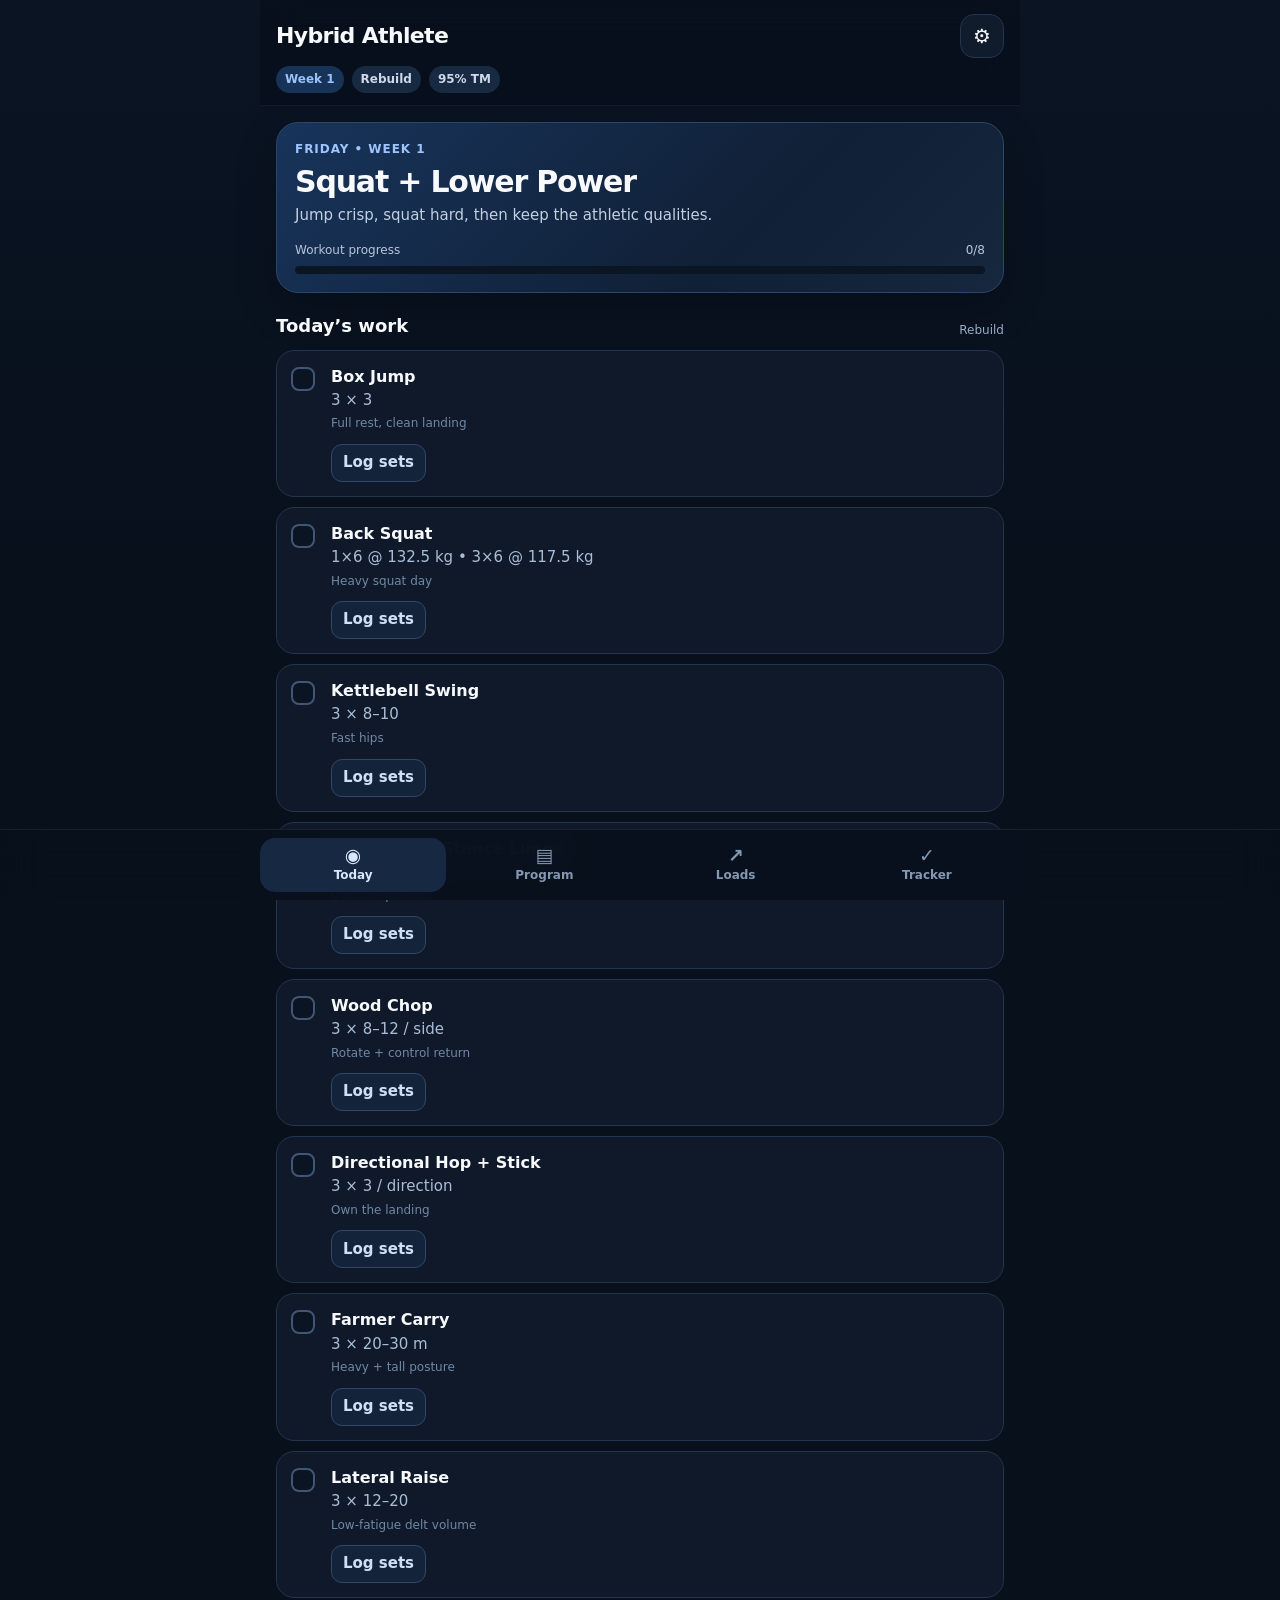
<file: legacy-v1.html>
<!doctype html>
<html lang="en">
<head>
  <meta charset="utf-8" />
  <meta name="viewport" content="width=device-width,initial-scale=1,viewport-fit=cover" />
  <meta name="theme-color" content="#0b1220" />
  <meta name="apple-mobile-web-app-capable" content="yes" />
  <meta name="apple-mobile-web-app-status-bar-style" content="black-translucent" />
  <meta name="apple-mobile-web-app-title" content="Hybrid Athlete" />
  <link rel="manifest" href="./manifest.json" />
  <link rel="icon" href="./icon.svg" type="image/svg+xml" />
  <title>Hybrid Athlete</title>
  <style>
    :root{--bg:#08101c;--panel:#101b2b;--panel2:#142236;--text:#f7f9fc;--muted:#9badc5;--line:#23344d;--accent:#6da5ff;--green:#61d69c;--orange:#ffad66;--purple:#b99cff;--danger:#ff7b7b}
    *{box-sizing:border-box}html{background:var(--bg);color-scheme:dark}body{margin:0;background:linear-gradient(180deg,#0a1423 0%,var(--bg) 32%);color:var(--text);font:15px/1.45 -apple-system,BlinkMacSystemFont,"SF Pro Text",Inter,system-ui,sans-serif;min-height:100vh;padding-bottom:calc(88px + env(safe-area-inset-bottom))}
    button,input,select,textarea{font:inherit}button{cursor:pointer}.app{max-width:760px;margin:0 auto}.top{position:sticky;top:0;z-index:5;padding:calc(14px + env(safe-area-inset-top)) 16px 12px;background:rgba(8,16,28,.9);backdrop-filter:blur(18px);border-bottom:1px solid rgba(255,255,255,.05)}
    .topline{display:flex;align-items:center;justify-content:space-between;gap:12px}.brand{font-size:22px;font-weight:800;letter-spacing:-.03em}.gear{width:44px;height:44px;border:1px solid var(--line);border-radius:14px;background:var(--panel);color:var(--text);font-size:20px}.badges{display:flex;gap:8px;margin-top:8px;flex-wrap:wrap}.badge{padding:5px 9px;border-radius:999px;background:#182942;color:#cdd9e9;font-size:12px;font-weight:700}.badge.accent{background:#173358;color:#9bc2ff}
    main{padding:16px}.hero{padding:18px;border-radius:22px;background:linear-gradient(135deg,#18345b,#102036 65%,#16273e);border:1px solid #28476c;box-shadow:0 16px 40px rgba(0,0,0,.22)}.eyebrow{color:#9ec4ff;font-size:12px;font-weight:800;letter-spacing:.08em;text-transform:uppercase}.hero h1{font-size:30px;line-height:1.05;margin:7px 0 8px;letter-spacing:-.04em}.hero p{margin:0;color:#c2d0e2}.progress{margin-top:15px}.progresshead{display:flex;justify-content:space-between;color:#b9c7d9;font-size:12px;margin-bottom:7px}.bar{height:8px;background:#0b1625;border-radius:99px;overflow:hidden}.bar>i{display:block;height:100%;background:linear-gradient(90deg,var(--accent),var(--green));border-radius:99px}
    .section{margin-top:20px}.sectionTitle{display:flex;align-items:end;justify-content:space-between;gap:12px;margin-bottom:10px}.sectionTitle h2{font-size:18px;margin:0}.sectionTitle span{font-size:12px;color:var(--muted)}
    .card{background:rgba(16,27,43,.92);border:1px solid var(--line);border-radius:18px;padding:14px;margin-bottom:10px}.exercise{display:grid;grid-template-columns:30px 1fr;gap:10px;align-items:start}.check{appearance:none;width:24px;height:24px;border:2px solid #405674;border-radius:8px;margin:2px 0 0;background:#0a1422}.check:checked{border-color:var(--green);background:var(--green);box-shadow:inset 0 0 0 5px #0b1723}.exercise.done .name{text-decoration:line-through;color:#73849b}.name{font-weight:800;font-size:16px}.rx{color:#a9bdd7;margin-top:2px}.note{color:#7188a5;font-size:12px;margin-top:4px}.field{width:100%;min-height:42px;border:1px solid #2c415f;border-radius:11px;background:#0a1525;color:var(--text);padding:9px 10px;outline:none}.field:focus{border-color:var(--accent)}
    .logBar{display:flex;align-items:center;justify-content:space-between;gap:8px;margin-top:11px}.logToggle{min-height:38px;border:1px solid #304766;border-radius:11px;background:#13243a;color:#cfe0f4;padding:0 11px;font-weight:750}.loggedPill{font-size:11px;color:#8fddaF;background:#123326;border-radius:999px;padding:5px 8px}.logPanel{margin-top:10px;padding-top:11px;border-top:1px solid var(--line)}.lastTime{padding:9px 10px;margin-bottom:10px;border-radius:11px;background:#0c1929;color:#9fb5ce;font-size:12px}.setHead,.setRow{display:grid;grid-template-columns:34px 1fr 1fr .8fr;gap:6px;align-items:center}.setHead{font-size:10px;color:#7f94ad;text-transform:uppercase;letter-spacing:.05em;margin-bottom:5px}.setRow{margin-bottom:6px}.setNo{font-size:12px;color:#8095ae;text-align:center}.mini{min-width:0;text-align:center}.logActions{display:flex;gap:7px;margin-top:9px;flex-wrap:wrap}.smallBtn{min-height:36px;border:1px solid #2c425f;border-radius:10px;background:#102038;color:#bbcae0;padding:0 10px;font-size:12px;font-weight:750}.smallBtn.danger{color:#ffb1b1}.notes{margin-top:9px;min-height:64px;resize:vertical}.autosave{font-size:11px;color:#66809f;margin-top:6px}
    .dayBlock{border-left:3px solid var(--accent);padding-left:12px;margin:19px 0 8px}.dayBlock.green{border-color:var(--green)}.dayBlock.orange{border-color:var(--orange)}.dayBlock.purple{border-color:var(--purple)}.dayBlock h3{margin:0;font-size:17px}.dayBlock p{margin:2px 0 0;color:var(--muted);font-size:12px}
    .loadGrid{display:grid;grid-template-columns:repeat(3,1fr);gap:8px}.loadCard{padding:13px;border:1px solid var(--line);border-radius:16px;background:var(--panel)}.loadCard b{display:block;font-size:13px}.loadCard .big{font-size:21px;font-weight:850;margin-top:6px}.loadCard small{color:var(--muted)}
    .weekTable{width:100%;border-collapse:collapse;background:var(--panel);border-radius:16px;overflow:hidden;border:1px solid var(--line)}.weekTable th,.weekTable td{text-align:left;padding:10px 9px;border-bottom:1px solid var(--line);vertical-align:top}.weekTable th{font-size:11px;color:#9fb1c7;text-transform:uppercase;letter-spacing:.05em}.weekTable td{font-size:13px}.weekTable tr:last-child td{border-bottom:0}.trackerDay{font-size:13px;font-weight:800;color:#9cb5d2;margin:17px 0 7px}.trackerSets{font-size:12px;color:#b8c8da;margin-top:5px}.trackerNotes{font-size:11px;color:#738aa5;margin-top:4px}
    .nav{position:fixed;bottom:0;left:0;right:0;z-index:10;padding:8px 10px calc(8px + env(safe-area-inset-bottom));background:rgba(8,16,28,.94);backdrop-filter:blur(20px);border-top:1px solid rgba(255,255,255,.07)}.navin{max-width:760px;margin:auto;display:grid;grid-template-columns:repeat(4,1fr);gap:5px}.nav button{height:54px;border:0;border-radius:15px;background:transparent;color:#8498b2;font-size:12px;font-weight:700}.nav button.active{background:#162842;color:#d8e7fa}.nav button span{display:block;font-size:19px;line-height:20px;margin-bottom:2px}
    .view{display:none}.view.active{display:block}.empty{padding:24px;text-align:center;color:var(--muted)}
    dialog{width:min(92vw,480px);border:1px solid #2b4260;border-radius:22px;background:#101c2d;color:var(--text);padding:0;box-shadow:0 30px 90px #0009}dialog::backdrop{background:#0009;backdrop-filter:blur(4px)}.modal{padding:18px}.modal h2{margin:0 0 6px}.modal p{margin:0 0 15px;color:var(--muted)}.settingGrid{display:grid;grid-template-columns:1fr 1fr;gap:10px}.settingGrid label{font-size:12px;color:#9eb0c8}.settingGrid label.full{grid-column:1/-1}.settingGrid input,.settingGrid select{margin-top:5px}.actions{display:flex;gap:8px;justify-content:flex-end;margin-top:16px}.btn{min-height:44px;border-radius:12px;padding:0 15px;border:1px solid var(--line);background:#15253a;color:var(--text);font-weight:750}.btn.primary{background:#2563a9;border-color:#397bc7}.tip{margin-top:12px;padding:12px;border-radius:14px;background:#0b1625;color:#9eb1c9;font-size:12px}
    @media(max-width:520px){main{padding:13px}.hero h1{font-size:28px}.loadGrid{grid-template-columns:1fr}.weekTable th:nth-child(4),.weekTable td:nth-child(4){display:none}.setHead,.setRow{grid-template-columns:28px 1fr 1fr .72fr}.mini{padding:8px 5px;font-size:13px}}
  </style>
</head>
<body>
<div class="app">
  <header class="top">
    <div class="topline"><div class="brand">Hybrid Athlete</div><button class="gear" id="settingsBtn" aria-label="Settings">⚙︎</button></div>
    <div class="badges"><span class="badge accent" id="weekBadge">Week 1</span><span class="badge" id="phaseBadge">Rebuild</span><span class="badge" id="tmBadge">95% TM</span></div>
  </header>
  <main>
    <section id="today" class="view active"></section>
    <section id="program" class="view"></section>
    <section id="loads" class="view"></section>
    <section id="tracker" class="view"></section>
  </main>
</div>
<nav class="nav"><div class="navin">
  <button data-view="today" class="active"><span>◉</span>Today</button>
  <button data-view="program"><span>▤</span>Program</button>
  <button data-view="loads"><span>↗</span>Loads</button>
  <button data-view="tracker"><span>✓</span>Tracker</button>
</div></nav>
<dialog id="settings"><form method="dialog" class="modal">
  <h2>Training settings</h2><p>Change your current week or strength estimates. All calculated loads update automatically.</p>
  <div class="settingGrid">
    <label class="full">Current week<select id="setWeek" class="field"><option>1</option><option>2</option><option>3</option><option>4</option><option>5</option><option>6</option></select></label>
    <label>Bench 1RM<input id="setBench" class="field" inputmode="decimal" type="number" step="2.5"></label>
    <label>Deadlift 1RM<input id="setDeadlift" class="field" inputmode="decimal" type="number" step="2.5"></label>
    <label>Squat 1RM<input id="setSquat" class="field" inputmode="decimal" type="number" step="2.5"></label>
    <label>Training max %<input id="setTm" class="field" inputmode="decimal" type="number" step="1" min="85" max="100"></label>
  </div>
  <div class="tip">Every exercise now has a set-by-set log. Your entries save automatically on this device.</div>
  <div class="actions"><button class="btn" value="cancel">Cancel</button><button class="btn primary" id="saveSettings" value="default">Save</button></div>
</form></dialog>
<script>
const KEY='hybrid-athlete-v3';
const OLD_KEY='hybrid-athlete-v2';
const oldState=JSON.parse(localStorage.getItem(OLD_KEY)||'{}');
const defaults={week:1,bench:135,deadlift:205,squat:175,tmPct:.95,completed:{},setLogs:{}};
let state={...defaults,...oldState,...JSON.parse(localStorage.getItem(KEY)||'{}')};
state.completed=state.completed||{};state.setLogs=state.setLogs||{};
const openLogs=new Set();
const goals={bench:140,deadlift:220,squat:200};
const phases={1:'Rebuild',2:'Build',3:'Build',4:'Intensify',5:'Peak',6:'Max Test'};
const colours={Monday:'',Tuesday:'green',Wednesday:'purple',Thursday:'orange',Friday:'purple',Saturday:'',Sunday:'green'};
const weekRx={
 bench:{1:{top:['1×5',.875],back:['4×5',.775]},2:{top:['1×5',.90],back:['4×5',.80]},3:{top:['1×5',.91],back:['4×5',.795]},4:{top:['1×3',.95],back:['4×3',.85]},5:{top:['1×1',1],back:['3×2',.875]}},
 deadlift:{1:{top:['1×5',.80],back:['3×5',.725]},2:{top:['1×5',.77],back:['3×5',.72]},3:{top:['1×5',.795],back:['3×5',.732]},4:{top:['1×2',.95],back:['3×2',.825]},5:{top:['1×1',1],back:['2×2',.85]}},
 squat:{1:{top:['1×6',.80],back:['3×6',.70]},2:{top:['1×6',.805],back:['3×6',.712]},3:{top:['1×6',.805],back:['3×6',.712]},4:{top:['1×3',.95],back:['3×3',.80]},5:{top:['1×1',1],back:['3×2',.825]}},
 benchVolume:{1:['4×8',.675],2:['4×8',.682],3:['5×5',.725],4:['4×5',.75],5:['4×4',.775]}
};
const standard={
 Monday:[['Bench Press','MAIN','Heavy strength'],['Standing Barbell Military Press','3 × 5–6','1–2 reps in reserve'],['Weighted Pull-Ups','3 × 5–6','Strong full ROM'],['Incline Barbell Bench','2 × 6–8','Controlled chest volume'],['Barbell Row','3 × 6–8','Heavy but clean'],['Renegade Row','2 × 6–8 / side','Trunk + back'],['EZ-Bar Curl','4 × 8–10','Add load after all sets hit 10'],['Weighted Dips','3 × 6–8','Chest + triceps'],['Dead Hang + Side Bend','2 × 8–10 / side','Decompress + trunk']],
 Tuesday:[['Conventional Deadlift','MAIN','First proper exercise'],['Paused Back Squat','PAUSED','Technique exposure'],['Romanian Deadlift','2 × 6–8','Posterior-chain size'],['Bulgarian Split Squat','3 × 6–8 / leg','Unilateral strength'],['Cossack Squat','2 × 6 / side','Lateral strength + mobility'],['Half-Kneeling Row + Rotation','3 × 8 / side','Controlled rotation'],['Side-to-Side KB Pick-Up','3 × 6–8 / side','Own the weight transfer'],['Calf Raise','3 × 10–15','Full ROM'],['Knee-Hover Crawl','2 × 10–15 m','Last exercise']],
 Wednesday:[['Pilates + Mobility','45–60 min','Easy–moderate. Hips, T-spine, ankle, lats and trunk. Leave feeling better.']],
 Thursday:[['Push Press','3 × 3','Maximum bar speed'],['Explosive Pull-Ups','3 × 3–5','Stop when speed drops'],['Bench Press — Volume','VOLUME','Second bench exposure'],['Chest-Supported Row','3 × 8–10','Back hypertrophy'],['Chest Fly','2 × 10–15','Controlled stretch'],['Reverse Pec Deck / Rear-Delt Fly','3 × 12–20','Rear-delt size'],['Lateral Raise','3 × 12–20','Shoulder width'],['Hammer Curl','3 × 8–12','Biceps / brachialis'],['Incline DB / Cable Curl','2 × 10–15','Long-length biceps'],['Triceps Pressdown','3 × 10–15','Triceps size'],['OH Triceps Extension','2 × 10–15','Long-head triceps'],['Dead Hang','2 × 30–45 sec','Optional decompress']],
 Friday:[['Box Jump','3 × 3','Full rest, clean landing'],['Back Squat','MAIN','Heavy squat day'],['Kettlebell Swing','3 × 8–10','Fast hips'],['OH KB Split-Stance Lunge','3 × 6 / side','Own the position'],['Wood Chop','3 × 8–12 / side','Rotate + control return'],['Directional Hop + Stick','3 × 3 / direction','Own the landing'],['Farmer Carry','3 × 20–30 m','Heavy + tall posture'],['Lateral Raise','3 × 12–20','Low-fatigue delt volume']],
 Saturday:[['Rest / Easy Walk','—','No compulsory training']],
 Sunday:[['Zone 2 Aerobic Base','30–45 min','Conversational pace. Bike, rower, incline walk, or easy run if ankle feels good.']]
};
const maxWeek={
 Monday:[['Bench Press — Max Test','MAX','Bench test'],['Weighted Pull-Ups','2 × 5','Easy quality work'],['Rear-Delt Fly','2 × 15','Light pump'],['Dead Hang','2 × 30 sec','Decompress']],
 Tuesday:[['Conventional Deadlift — Max Test','MAX','Deadlift test'],['Calf Raise','2 × 12','Easy'],['Mobility','10–15 min','Hips + ankle + back']],
 Wednesday:[['Pilates + Mobility','30–45 min','Recovery emphasis']],
 Thursday:[['Push Press','2 × 3','Light + explosive'],['Explosive Pull-Ups','2 × 3','Stop fresh'],['Dead Hang','2 × 30–45 sec','Decompress'],['Easy Walk / Bike','20–30 min','Recovery only']],
 Friday:[['Box Jump','2 × 3','Crisp only'],['Back Squat — Max Test','MAX','Squat test'],['Easy Mobility','10–15 min','Finish feeling good']],
 Saturday:[['Rest','—','Full recovery']],
 Sunday:[['Zone 2','20–30 min','Easy only']]
};
function save(){localStorage.setItem(KEY,JSON.stringify(state))}
function esc(v=''){return String(v).replace(/[&<>'"]/g,c=>({'&':'&amp;','<':'&lt;','>':'&gt;',"'":'&#39;','"':'&quot;'}[c]))}
function round25(x){return Math.round(x/2.5)*2.5}
function tm(lift){return state[lift]*state.tmPct}
function kg(x){return `${round25(x).toFixed(1)} kg`}
function mainRx(lift){if(state.week===6)return maxAttempts(lift);const r=weekRx[lift][state.week];return `${r.top[0]} @ ${kg(tm(lift)*r.top[1])}  •  ${r.back[0]} @ ${kg(tm(lift)*r.back[1])}`}
function volumeRx(){if(state.week===6)return 'No normal bench volume';const r=weekRx.benchVolume[state.week];return `${r[0]} @ ${kg(tm('bench')*r[1])}`}
function pausedRx(){return state.week===6?'Skip during test week':`2 × 5 @ ${kg(tm('squat')*.65)}`}
function maxAttempts(lift){const current=state[lift];return `Attempts: ${kg(current*.90)} → ${kg(current*.975)} → ${kg(Math.min(goals[lift],current*1.025))}`}
function exerciseRx(name,rx){if(rx==='MAIN'){if(name.includes('Bench'))return mainRx('bench');if(name.includes('Deadlift'))return mainRx('deadlift');return mainRx('squat')}if(rx==='VOLUME')return volumeRx();if(rx==='PAUSED')return pausedRx();if(rx==='MAX'){if(name.includes('Bench'))return maxAttempts('bench');if(name.includes('Deadlift'))return maxAttempts('deadlift');return maxAttempts('squat')}return rx}
function dayName(){return ['Sunday','Monday','Tuesday','Wednesday','Thursday','Friday','Saturday'][new Date().getDay()]}
function keyFor(day,i){return `w${state.week}-${day}-${i}`}
function currentProgram(){return state.week===6?maxWeek:standard}
function targetSets(rx){
 const matches=[...rx.matchAll(/(\d+)\s*[×x]\s*(\d+(?:[–-]\d+)?)/g)];
 if(matches.length){const plan=[];matches.forEach(m=>{const n=Math.min(8,Math.max(1,+m[1]));for(let i=0;i<n;i++)plan.push(m[2])});return plan}
 if(rx.startsWith('Attempts:'))return ['1','1','1'];
 return [''];
}
function ensureLog(key,name,rx){
 if(!state.setLogs[key])state.setLogs[key]={name,sets:targetSets(rx).map(reps=>({weight:'',reps:'',rpe:'',target:reps})),notes:'',updated:0};
 const log=state.setLogs[key];log.name=name;log.sets=Array.isArray(log.sets)?log.sets:[];if(!log.sets.length)log.sets=targetSets(rx).map(reps=>({weight:'',reps:'',rpe:'',target:reps}));
 return log;
}
function hasData(log){return !!(log&&(log.notes||log.sets?.some(s=>s.weight||s.reps||s.rpe)))}
function loggedCount(log){return log?.sets?.filter(s=>s.weight||s.reps||s.rpe).length||0}
function lastFor(name,key){
 const current=key.match(/^w(\d+)-(Monday|Tuesday|Wednesday|Thursday|Friday|Saturday|Sunday)-(\d+)$/);
 const currentWeek=current?Number(current[1]):state.week;
 const candidates=Object.entries(state.setLogs)
  .filter(([k,l])=>{
    if(k===key||l.name!==name||!hasData(l))return false;
    const parsed=k.match(/^w(\d+)-(Monday|Tuesday|Wednesday|Thursday|Friday|Saturday|Sunday)-(\d+)$/);
    return parsed&&Number(parsed[1])<currentWeek;
  })
  .map(([k,l])=>{const parsed=k.match(/^w(\d+)-/);return {k,week:parsed?Number(parsed[1]):0,...l}})
  .sort((a,b)=>(b.week-a.week)||((b.updated||0)-(a.updated||0)));
 return candidates[0]||null;
}
function setSummary(log){
 if(!log||!log.sets)return '';
 return log.sets.filter(s=>s.weight||s.reps||s.rpe).map((s,i)=>{const load=s.weight?`${s.weight}kg`:'';const reps=s.reps?`×${s.reps}`:'';const rpe=s.rpe?` @RPE ${s.rpe}`:'';return `S${i+1} ${load}${reps}${rpe}`.trim()}).join(' • ')
}
function logPanel(key,name,rx){
 const log=ensureLog(key,name,rx),last=lastFor(name,key),open=openLogs.has(key);
 const rows=log.sets.map((s,i)=>`<div class="setRow" data-set="${i}"><div class="setNo">${i+1}</div><input class="field mini setWeight" inputmode="decimal" placeholder="kg" value="${esc(s.weight)}"><input class="field mini setReps" inputmode="decimal" placeholder="${esc(s.target||'reps')}" value="${esc(s.reps)}"><input class="field mini setRpe" inputmode="decimal" placeholder="RPE" value="${esc(s.rpe)}"></div>`).join('');
 return `<div class="logBar"><button class="logToggle" type="button">${open?'Hide log':hasData(log)?'Edit sets':'Log sets'}</button>${loggedCount(log)?`<span class="loggedPill">${loggedCount(log)} set${loggedCount(log)===1?'':'s'} logged</span>`:''}</div>${open?`<div class="logPanel">${last?`<div class="lastTime"><b>Last time:</b> ${esc(setSummary(last)||last.notes||'Logged session')}</div>`:''}<div class="setHead"><span>Set</span><span>Load</span><span>Reps/time</span><span>RPE</span></div><div class="setRows">${rows}</div><div class="logActions"><button type="button" class="smallBtn addSet">+ Add set</button>${log.sets.length>1?'<button type="button" class="smallBtn danger removeSet">Remove last</button>':''}</div><textarea class="field notes" placeholder="Session notes, tempo, pain, technique, etc.">${esc(log.notes||'')}</textarea><div class="autosave">Saves automatically on this device.</div></div>`:''}`
}
function exerciseCard(day,e,i){const key=keyFor(day,i),done=!!state.completed[key];const rx=exerciseRx(e[0],e[1]);return `<div class="card exercise ${done?'done':''}" data-key="${key}" data-name="${esc(e[0])}" data-rx="${esc(rx)}"><input class="check" type="checkbox" ${done?'checked':''} aria-label="Complete ${esc(e[0])}"><div><div class="name">${esc(e[0])}</div><div class="rx">${esc(rx)}</div><div class="note">${esc(e[2]||'')}</div>${logPanel(key,e[0],rx)}</div></div>`}
function renderToday(){const day=dayName(),p=currentProgram(),items=p[day]||[];const total=items.length,done=items.filter((_,i)=>state.completed[keyFor(day,i)]).length;document.querySelector('#today').innerHTML=`<div class="hero"><div class="eyebrow">${day} • Week ${state.week}</div><h1>${dayTitle(day)}</h1><p>${daySubtitle(day)}</p><div class="progress"><div class="progresshead"><span>Workout progress</span><span>${done}/${total}</span></div><div class="bar"><i style="width:${total?done/total*100:0}%"></i></div></div></div><div class="section"><div class="sectionTitle"><h2>Today’s work</h2><span>${phases[state.week]}</span></div>${items.map((e,i)=>exerciseCard(day,e,i)).join('')}</div>`;wireCards('#today')}
function dayTitle(day){const titles={Monday:'Heavy Upper + Arms',Tuesday:'Deadlift + Athletic Lower',Wednesday:'Pilates + Mobility',Thursday:'Upper Power + Hypertrophy',Friday:'Squat + Lower Power',Saturday:'Rest',Sunday:'Zone 2 Aerobic Base'};return state.week===6&&['Monday','Tuesday','Friday'].includes(day)?`${day==='Monday'?'Bench':day==='Tuesday'?'Deadlift':'Squat'} Max Test`:titles[day]}
function daySubtitle(day){if(state.week===6)return 'Test week: perform the important work, cut the junk, and arrive fresh for each max.';const t={Monday:'Heavy pressing and pulling, then direct arm work.',Tuesday:'Deadlift first, secondary squat practice, then unilateral and rotational work.',Wednesday:'Restore movement quality without adding fatigue.',Thursday:'Move fast first, build bench volume, then chase upper-body size.',Friday:'Jump crisp, squat hard, then keep the athletic qualities.',Saturday:'Recover. Easy walking is fine.',Sunday:'Build the aerobic base without turning it into another hard day.'};return t[day]}
function renderProgram(){const p=currentProgram();let html=`<div class="sectionTitle"><h2>Week ${state.week} program</h2><span>${phases[state.week]}</span></div>`;Object.entries(p).forEach(([day,items])=>{html+=`<div class="dayBlock ${colours[day]}"><h3>${day} — ${dayTitle(day)}</h3><p>${daySubtitle(day)}</p></div>${items.map((e,i)=>exerciseCard(day,e,i)).join('')}`});document.querySelector('#program').innerHTML=html;wireCards('#program')}
function renderLoads(){const rows=['bench','deadlift','squat'].map(l=>`<div class="loadCard"><b>${l[0].toUpperCase()+l.slice(1)} training max</b><div class="big">${kg(tm(l))}</div><small>${state[l]} kg estimated 1RM • goal ${goals[l]} kg</small></div>`).join('');let table='<table class="weekTable"><thead><tr><th>Week</th><th>Bench</th><th>Deadlift</th><th>Squat</th></tr></thead><tbody>';for(let w=1;w<=6;w++){table+=`<tr><td><b>${w}</b><br>${phases[w]}</td><td>${loadSummary('bench',w)}</td><td>${loadSummary('deadlift',w)}</td><td>${loadSummary('squat',w)}</td></tr>`}table+='</tbody></table>';document.querySelector('#loads').innerHTML=`<div class="sectionTitle"><h2>Calculated loads</h2><span>Nearest 2.5 kg</span></div><div class="loadGrid">${rows}</div><div class="section"><div class="sectionTitle"><h2>6-week progression</h2><span>${Math.round(state.tmPct*100)}% TM</span></div>${table}</div><div class="section"><div class="sectionTitle"><h2>Thursday bench</h2><span>Volume exposure</span></div>${benchVolumeTable()}</div>`}
function loadSummary(lift,w){if(w===6){const current=state[lift];return `${kg(current*.90)} → ${kg(current*.975)} → ${kg(Math.min(goals[lift],current*1.025))}`}const r=weekRx[lift][w];return `${r.top[0]} @ ${kg(tm(lift)*r.top[1])}<br><small>${r.back[0]} @ ${kg(tm(lift)*r.back[1])}</small>`}
function benchVolumeTable(){let s='<table class="weekTable"><thead><tr><th>Week</th><th>Work</th><th>Load</th></tr></thead><tbody>';for(let w=1;w<=6;w++){if(w===6)s+=`<tr><td>6</td><td>No volume</td><td>Max test week</td></tr>`;else{const r=weekRx.benchVolume[w];s+=`<tr><td>${w}</td><td>${r[0]}</td><td>${kg(tm('bench')*r[1])}</td></tr>`}}return s+'</tbody></table>'}
function renderTracker(){
 let html=`<div class="sectionTitle"><h2>Week ${state.week} tracker</h2><span>Every exercise</span></div><div class="card"><div class="name">Session log</div><div class="note">This shows everything you have entered this week. Open an exercise under Today or Program to edit individual sets.</div></div>`;
 const p=currentProgram();let any=false;
 Object.entries(p).forEach(([day,items])=>{let dayHtml='';items.forEach((e,i)=>{const k=keyFor(day,i),log=state.setLogs[k];if(!hasData(log))return;any=true;dayHtml+=`<div class="card"><div class="name">${esc(e[0])}</div><div class="rx">${esc(exerciseRx(e[0],e[1]))}</div><div class="trackerSets">${esc(setSummary(log)||'No set data')}</div>${log.notes?`<div class="trackerNotes">${esc(log.notes)}</div>`:''}</div>`});if(dayHtml)html+=`<div class="trackerDay">${day}</div>${dayHtml}`});
 if(!any)html+='<div class="empty">No exercise sets logged yet this week.</div>';document.querySelector('#tracker').innerHTML=html
}
function persistLog(card){
 const key=card.dataset.key,name=card.dataset.name,rx=card.dataset.rx,log=ensureLog(key,name,rx);const rows=[...card.querySelectorAll('.setRow')];
 log.sets=rows.map((r,i)=>({weight:r.querySelector('.setWeight').value.trim(),reps:r.querySelector('.setReps').value.trim(),rpe:r.querySelector('.setRpe').value.trim(),target:log.sets[i]?.target||''}));
 const n=card.querySelector('.notes');if(n)log.notes=n.value.trim();log.updated=Date.now();save();renderTracker()
}
function wireCards(scope){
 document.querySelectorAll(`${scope} .exercise`).forEach(card=>{
  const k=card.dataset.key;
  card.querySelector('.check').addEventListener('change',e=>{state.completed[k]=e.target.checked;save();renderAll()});
  const toggle=card.querySelector('.logToggle');if(toggle)toggle.addEventListener('click',()=>{openLogs.has(k)?openLogs.delete(k):openLogs.add(k);renderAll()});
  card.querySelectorAll('.setWeight,.setReps,.setRpe,.notes').forEach(el=>el.addEventListener('change',()=>persistLog(card)));
  const add=card.querySelector('.addSet');if(add)add.addEventListener('click',()=>{const log=ensureLog(k,card.dataset.name,card.dataset.rx);persistLog(card);log.sets.push({weight:'',reps:'',rpe:'',target:''});log.updated=Date.now();save();openLogs.add(k);renderAll()});
  const rem=card.querySelector('.removeSet');if(rem)rem.addEventListener('click',()=>{const log=ensureLog(k,card.dataset.name,card.dataset.rx);persistLog(card);if(log.sets.length>1)log.sets.pop();log.updated=Date.now();save();openLogs.add(k);renderAll()});
 })
}
function renderHeader(){document.querySelector('#weekBadge').textContent=`Week ${state.week}`;document.querySelector('#phaseBadge').textContent=phases[state.week];document.querySelector('#tmBadge').textContent=`${Math.round(state.tmPct*100)}% TM`}
function renderAll(){renderHeader();renderToday();renderProgram();renderLoads();renderTracker()}
function openSettings(){setWeek.value=state.week;setBench.value=state.bench;setDeadlift.value=state.deadlift;setSquat.value=state.squat;setTm.value=Math.round(state.tmPct*100);settings.showModal()}
document.querySelector('#settingsBtn').addEventListener('click',openSettings);
document.querySelector('#saveSettings').addEventListener('click',e=>{e.preventDefault();state.week=+setWeek.value;state.bench=+setBench.value||135;state.deadlift=+setDeadlift.value||205;state.squat=+setSquat.value||175;state.tmPct=(+setTm.value||95)/100;save();settings.close();renderAll()});
document.querySelectorAll('.nav button').forEach(b=>b.addEventListener('click',()=>{document.querySelectorAll('.nav button').forEach(x=>x.classList.toggle('active',x===b));document.querySelectorAll('.view').forEach(v=>v.classList.toggle('active',v.id===b.dataset.view));window.scrollTo({top:0,behavior:'smooth'})}));
renderAll();if('serviceWorker'in navigator)window.addEventListener('load',async()=>{try{let refreshing=false;navigator.serviceWorker.addEventListener('controllerchange',()=>{if(refreshing)return;refreshing=true;window.location.reload()});const reg=await navigator.serviceWorker.register('./sw.js?v=16',{updateViaCache:'none'});await reg.update();if(reg.waiting)reg.waiting.postMessage({type:'SKIP_WAITING'});}catch(e){console.warn('[Hybrid Athlete SW]',e)}});
</script>
</body>
</html>
</file>
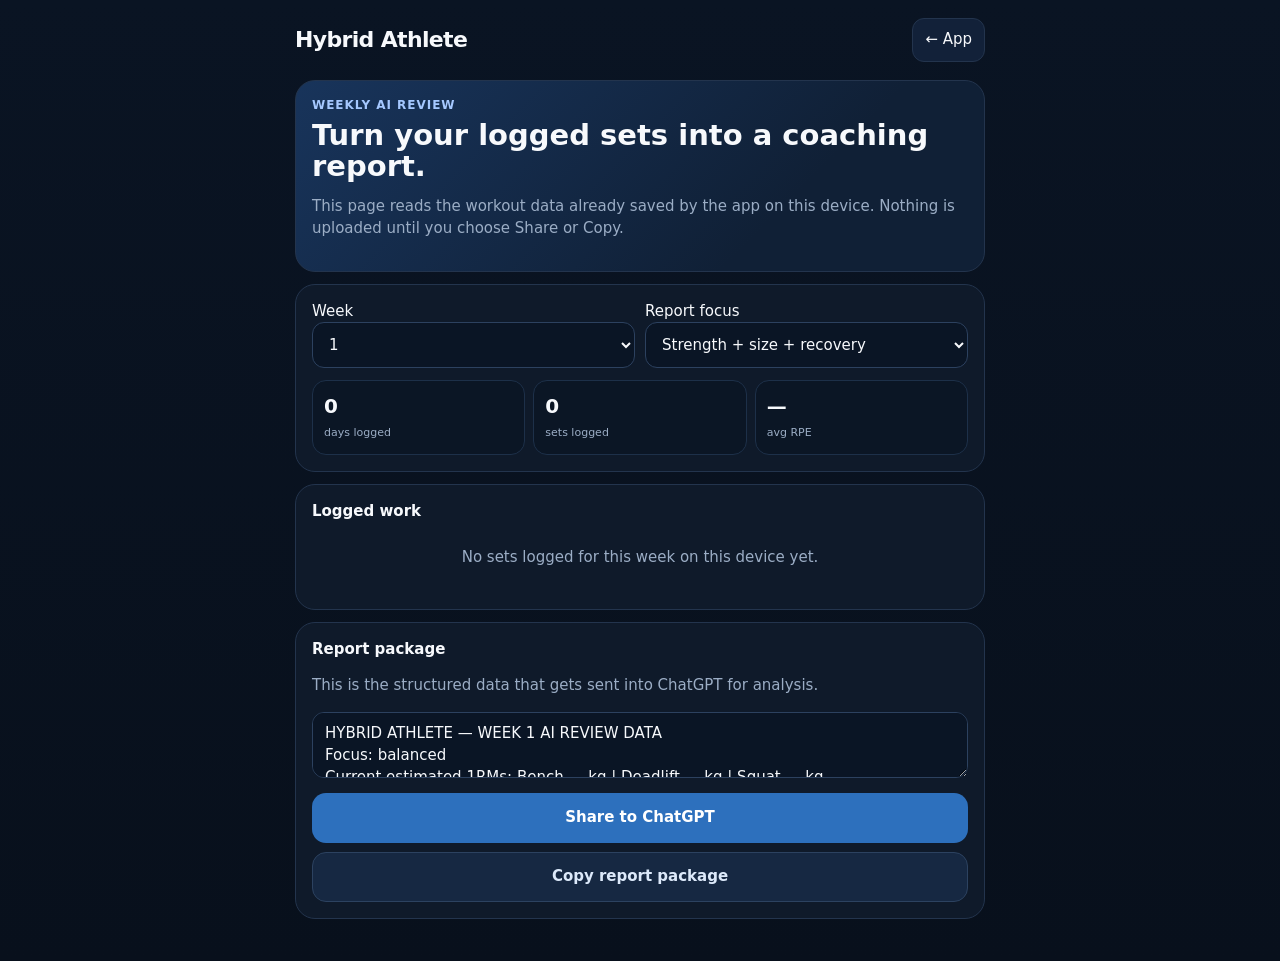
<file: weekly-report.html>
<!doctype html>
<html lang="en">
<head>
<meta charset="utf-8" />
<meta name="viewport" content="width=device-width,initial-scale=1,viewport-fit=cover" />
<meta name="theme-color" content="#0b1220" />
<title>Hybrid Athlete — Weekly AI Report</title>
<style>
:root{--bg:#08101c;--panel:#101b2b;--text:#f7f9fc;--muted:#9badc5;--line:#23344d;--accent:#6da5ff;--green:#61d69c}*{box-sizing:border-box}body{margin:0;background:linear-gradient(180deg,#0a1423,var(--bg));color:var(--text);font:15px/1.45 -apple-system,BlinkMacSystemFont,"SF Pro Text",Inter,system-ui,sans-serif;min-height:100vh}.wrap{max-width:720px;margin:auto;padding:calc(18px + env(safe-area-inset-top)) 15px calc(30px + env(safe-area-inset-bottom))}a{color:#9cc4ff}.top{display:flex;justify-content:space-between;align-items:center;gap:12px;margin-bottom:18px}.brand{font-size:22px;font-weight:850;letter-spacing:-.03em}.back{padding:10px 12px;border:1px solid var(--line);border-radius:12px;background:#122139;color:var(--text);text-decoration:none}.hero,.card{background:rgba(16,27,43,.96);border:1px solid var(--line);border-radius:20px;padding:16px;margin-bottom:12px}.hero{background:linear-gradient(135deg,#18345b,#102036 70%)}.eyebrow{font-size:12px;text-transform:uppercase;letter-spacing:.08em;font-weight:800;color:#a5c8ff}.hero h1{margin:6px 0 8px;font-size:29px;line-height:1.05}.hero p,.muted{color:var(--muted)}.row{display:grid;grid-template-columns:1fr 1fr;gap:10px}.field{width:100%;min-height:46px;border:1px solid #2c415f;border-radius:12px;background:#0a1525;color:var(--text);padding:10px 12px;font:inherit}.stats{display:grid;grid-template-columns:repeat(3,1fr);gap:8px;margin-top:12px}.stat{background:#0b1625;border:1px solid #1d3049;border-radius:14px;padding:11px}.stat b{display:block;font-size:20px}.stat span{font-size:11px;color:var(--muted)}button{width:100%;min-height:50px;border:0;border-radius:14px;font:inherit;font-weight:800;margin-top:9px;background:#2d70bd;color:white}.secondary{background:#162842;border:1px solid #2c4260;color:#dce9fa}.exercise{padding:11px 0;border-bottom:1px solid var(--line)}.exercise:last-child{border-bottom:0}.exercise b{display:block}.sets{font-size:13px;color:#b8c9dd;margin-top:3px}.notes{font-size:12px;color:#91a6bf;margin-top:4px}.empty{text-align:center;padding:24px;color:var(--muted)}textarea{min-height:220px;resize:vertical}.success{color:#83e0af;font-weight:700;margin-top:8px;display:none}@media(max-width:520px){.row,.stats{grid-template-columns:1fr}.stats{grid-template-columns:repeat(3,1fr)}}
</style>
</head>
<body><div class="wrap">
<div class="top"><div class="brand">Hybrid Athlete</div><a class="back" href="./">← App</a></div>
<div class="hero"><div class="eyebrow">Weekly AI review</div><h1>Turn your logged sets into a coaching report.</h1><p>This page reads the workout data already saved by the app on this device. Nothing is uploaded until you choose Share or Copy.</p></div>
<div class="card">
  <div class="row"><label>Week<select id="week" class="field"><option>1</option><option>2</option><option>3</option><option>4</option><option>5</option><option>6</option></select></label><label>Report focus<select id="focus" class="field"><option value="balanced">Strength + size + recovery</option><option value="strength">Strength progression</option><option value="hypertrophy">Muscle growth / volume</option><option value="fatigue">Recovery / fatigue management</option></select></label></div>
  <div class="stats"><div class="stat"><b id="sessions">0</b><span>days logged</span></div><div class="stat"><b id="sets">0</b><span>sets logged</span></div><div class="stat"><b id="rpe">—</b><span>avg RPE</span></div></div>
</div>
<div class="card"><b>Logged work</b><div id="preview"></div></div>
<div class="card"><b>Report package</b><p class="muted">This is the structured data that gets sent into ChatGPT for analysis.</p><textarea id="output" class="field" readonly></textarea><button id="share">Share to ChatGPT</button><button id="copy" class="secondary">Copy report package</button><div id="success" class="success">Copied. Paste it into your ChatGPT fitness chat.</div></div>
</div>
<script>
const KEY='hybrid-athlete-v3';
const state=JSON.parse(localStorage.getItem(KEY)||'{}');
const weekEl=document.getElementById('week');weekEl.value=String(state.week||1);
function numeric(v){const n=parseFloat(String(v).replace(/[^0-9.\-]/g,''));return Number.isFinite(n)?n:null}
function rowsForWeek(w){const prefix=`w${w}-`;return Object.entries(state.setLogs||{}).filter(([k,l])=>k.startsWith(prefix)&&l&&Array.isArray(l.sets)&&l.sets.some(s=>s.weight||s.reps||s.rpe)).map(([k,l])=>({key:k,...l}))}
function dayFromKey(k){const m=k.match(/^w\d+-([^-]+)-/);return m?m[1]:'Unknown'}
function setText(s,i){const bits=[`S${i+1}`];if(s.weight)bits.push(`${s.weight} kg`);if(s.reps)bits.push(`× ${s.reps}`);if(s.rpe)bits.push(`RPE ${s.rpe}`);return bits.join(' ')}
function build(){const w=+weekEl.value;const rows=rowsForWeek(w);const days=[...new Set(rows.map(r=>dayFromKey(r.key)))];let setCount=0,rpes=[],tonnage=0;rows.forEach(r=>r.sets.forEach(s=>{if(s.weight||s.reps||s.rpe)setCount++;const rp=numeric(s.rpe);if(rp!==null)rpes.push(rp);const wt=numeric(s.weight),reps=numeric(s.reps);if(wt!==null&&reps!==null)tonnage+=wt*reps}));
 document.getElementById('sessions').textContent=days.length;document.getElementById('sets').textContent=setCount;document.getElementById('rpe').textContent=rpes.length?(rpes.reduce((a,b)=>a+b,0)/rpes.length).toFixed(1):'—';
 const preview=document.getElementById('preview');preview.innerHTML=rows.length?rows.map(r=>`<div class="exercise"><b>${r.name||'Exercise'} · ${dayFromKey(r.key)}</b><div class="sets">${r.sets.filter(s=>s.weight||s.reps||s.rpe).map(setText).join(' · ')}</div>${r.notes?`<div class="notes">${r.notes}</div>`:''}</div>`).join(''):'<div class="empty">No sets logged for this week on this device yet.</div>';
 const focus=document.getElementById('focus').value;const lines=[];lines.push(`HYBRID ATHLETE — WEEK ${w} AI REVIEW DATA`);lines.push(`Focus: ${focus}`);lines.push(`Current estimated 1RMs: Bench ${state.bench||'—'} kg | Deadlift ${state.deadlift||'—'} kg | Squat ${state.squat||'—'} kg`);lines.push(`Training max: ${Math.round((state.tmPct||.95)*100)}%`);lines.push(`Days logged: ${days.length} | Sets logged: ${setCount} | Average logged RPE: ${rpes.length?(rpes.reduce((a,b)=>a+b,0)/rpes.length).toFixed(2):'n/a'} | Numeric tonnage: ${Math.round(tonnage)} kg-reps`);lines.push('');
 rows.forEach(r=>{lines.push(`${dayFromKey(r.key)} — ${r.name||'Exercise'}`);r.sets.filter(s=>s.weight||s.reps||s.rpe).forEach((s,i)=>lines.push(`  ${setText(s,i)}`));if(r.notes)lines.push(`  Notes: ${r.notes}`)});
 lines.push('');lines.push('COACHING REQUEST: Analyse this full training week as my strength + hypertrophy coach. Compare execution to the goal of getting much stronger and more muscular while staying athletic. Assess adherence, set quality, RPE/fatigue, volume, load progression, any pain/technique notes, and whether I should progress, hold, or reduce each important lift next week. Call out PRs or clear progress. Finish with: (1) weekly score /10, (2) 3 biggest wins, (3) 3 changes for next week, (4) exact recommendations for bench/deadlift/squat, and (5) recovery focus. Do not praise weak execution just to be encouraging.');
 document.getElementById('output').value=lines.join('\n')}
weekEl.addEventListener('change',build);document.getElementById('focus').addEventListener('change',build);
document.getElementById('copy').addEventListener('click',async()=>{await navigator.clipboard.writeText(document.getElementById('output').value);const s=document.getElementById('success');s.style.display='block';setTimeout(()=>s.style.display='none',2500)});
document.getElementById('share').addEventListener('click',async()=>{const text=document.getElementById('output').value;if(navigator.share){try{await navigator.share({title:`Hybrid Athlete Week ${weekEl.value} Review`,text})}catch(e){}}else{await navigator.clipboard.writeText(text);alert('Copied. Open ChatGPT and paste the weekly report package.')}});
build();
</script></body></html>
</file>
